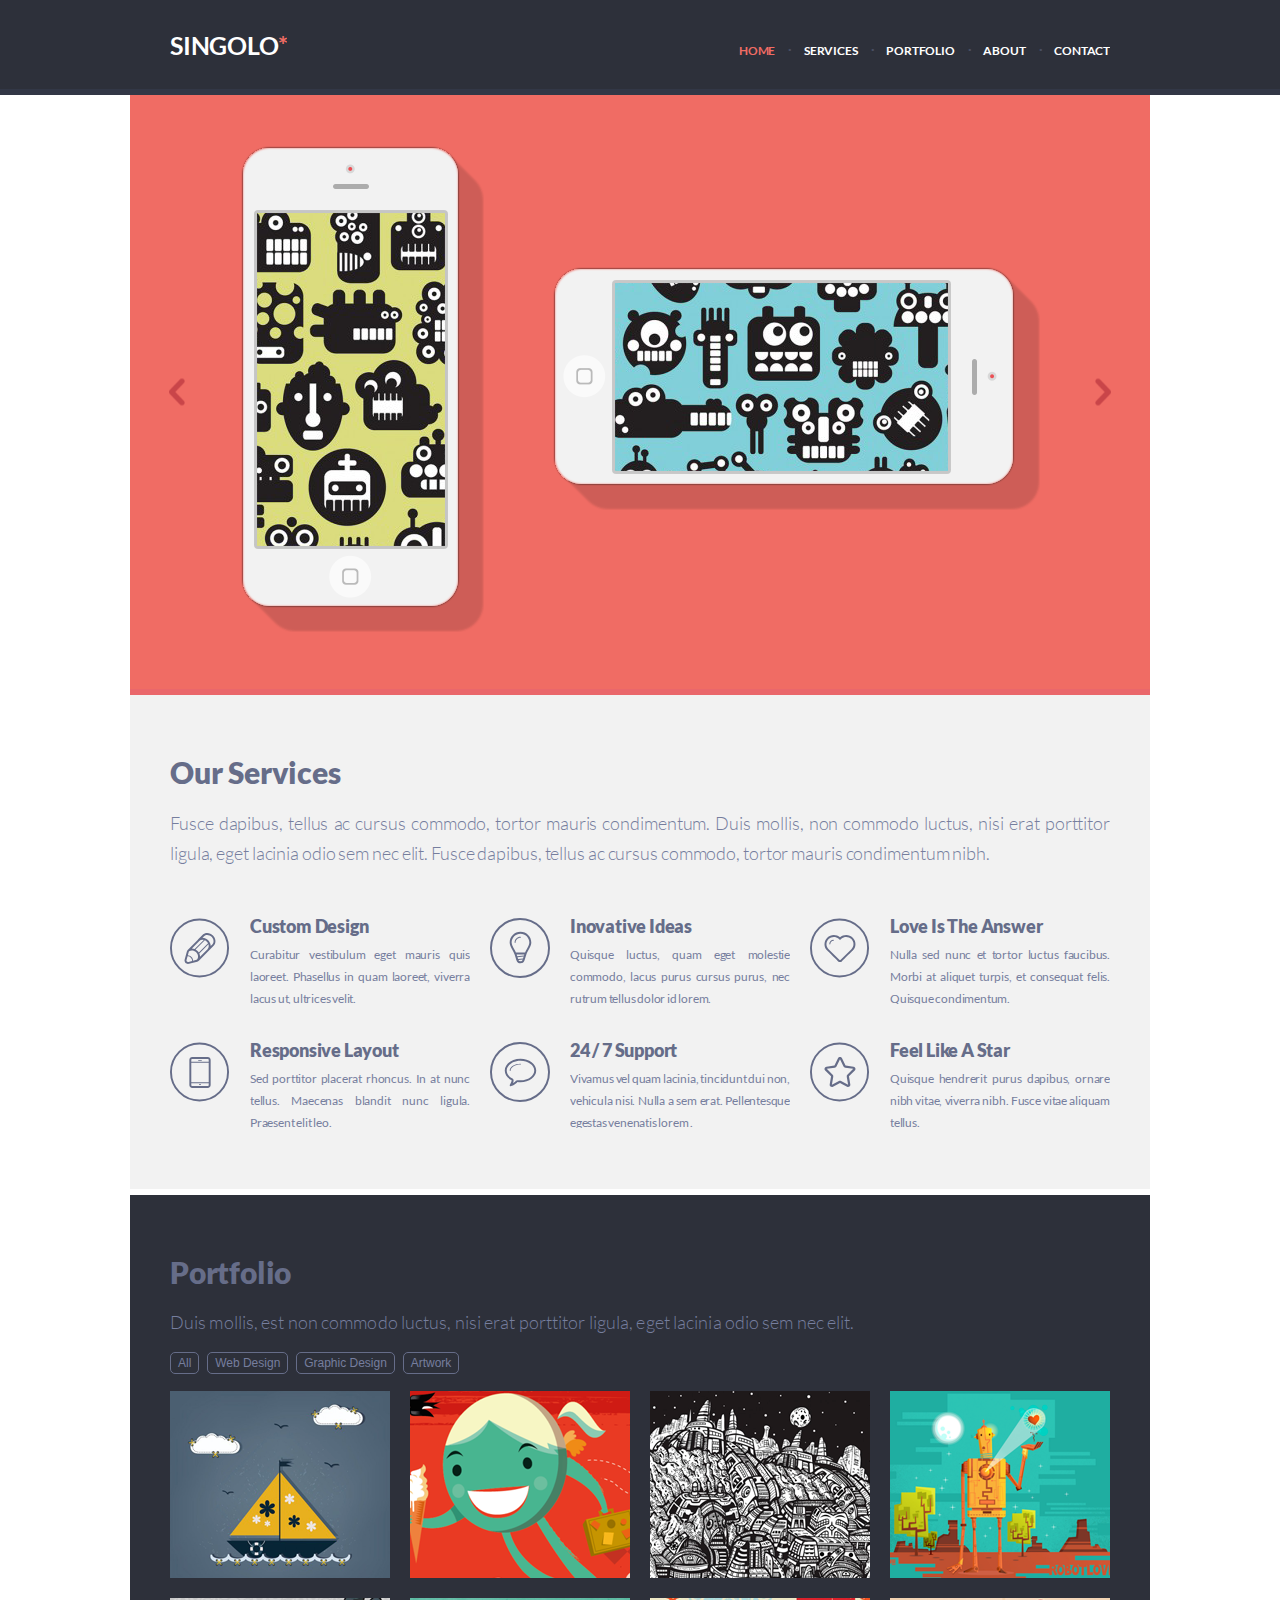
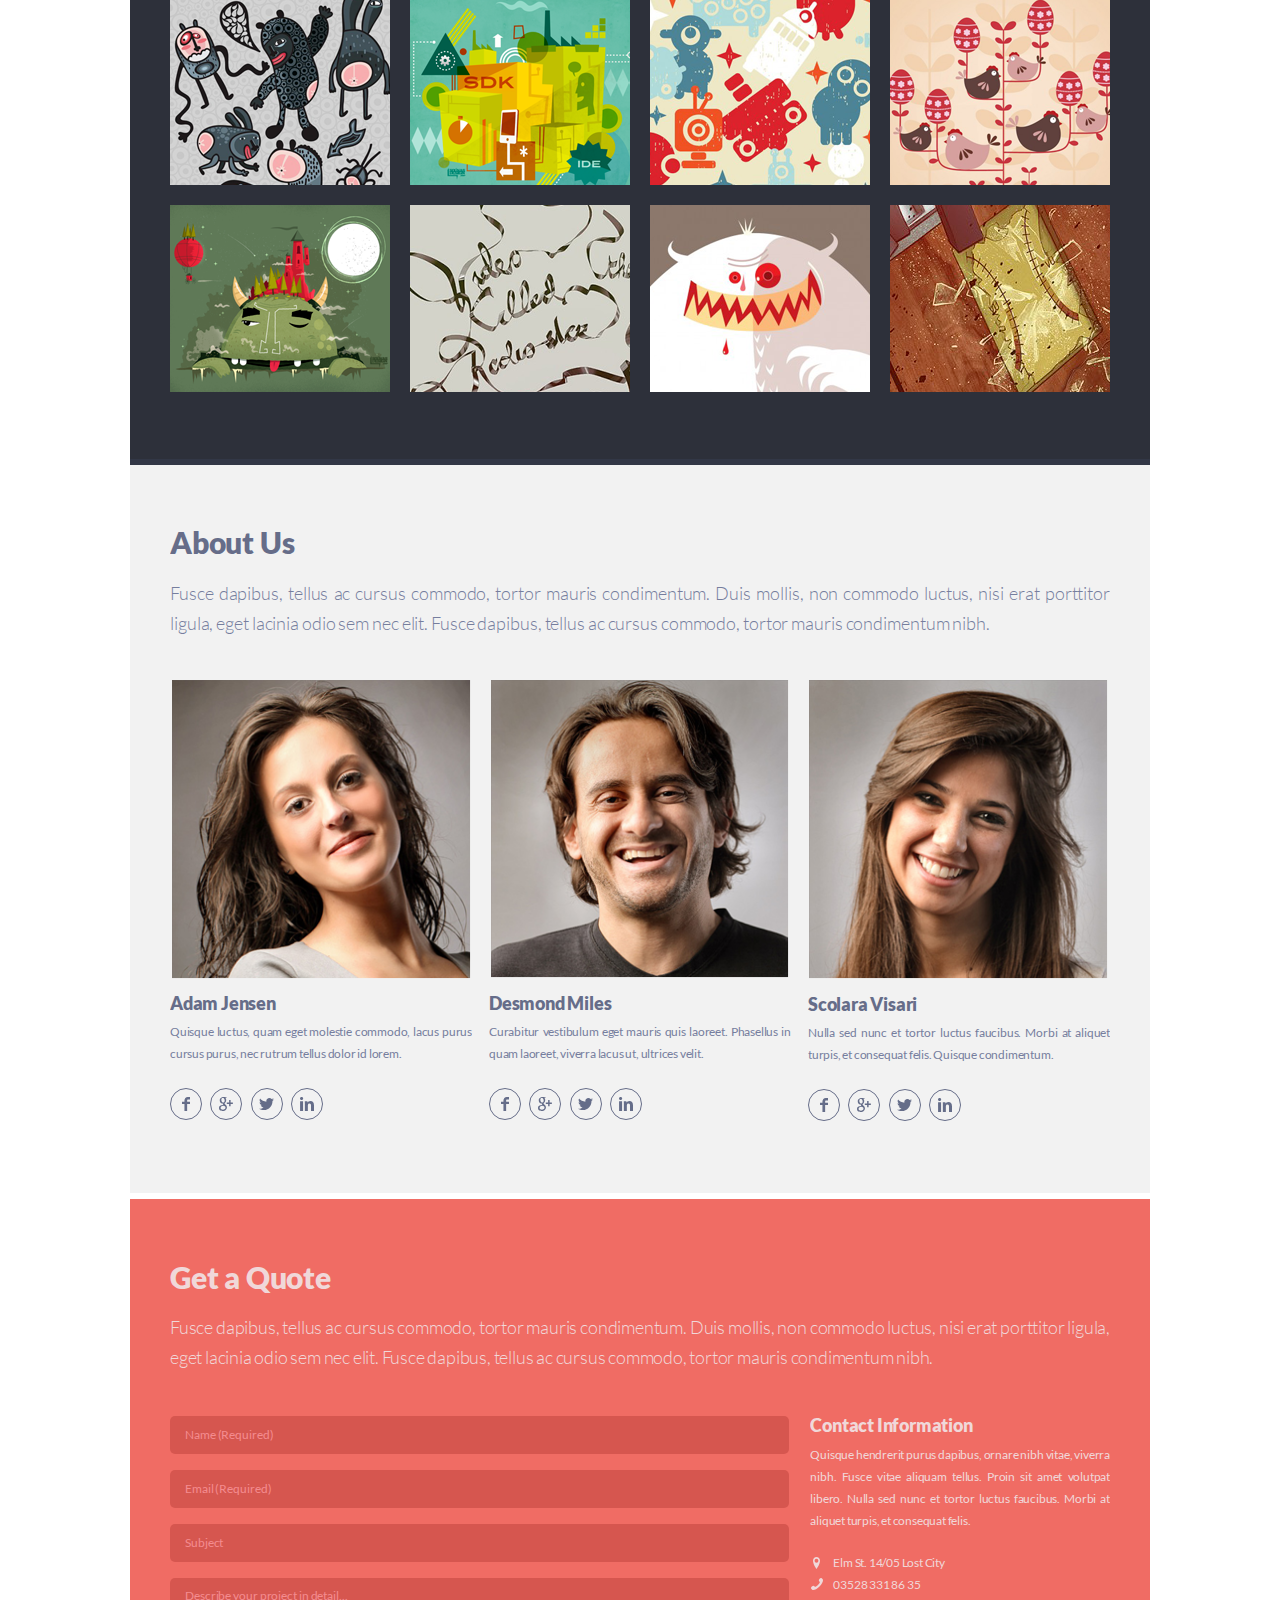
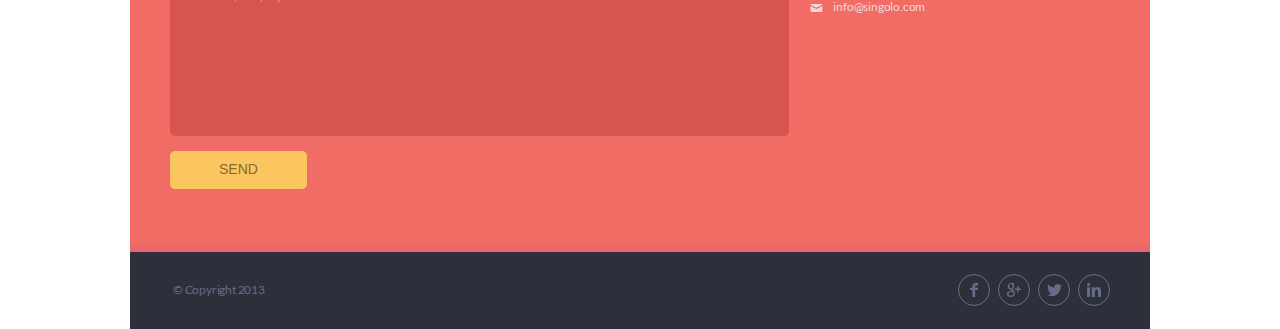
<file: index.html>
<!DOCTYPE html>
<html lang="en">
  <head>
    <meta charset="UTF-8" />
    <meta name="viewport" content="width=device-width, initial-scale=1.0" />
    <link rel="stylesheet" href="style.css" />
    <title>Singolo</title>
  </head>
  <body>
    <header class="header">
      <div class="wrapper layout-2-box">
        <div class="logo">
          <h1 class="logo__header">
            Singolo<span class="logo_colored">*</span>
          </h1>
        </div>
        <img
          src="assets/icons/Burger-menu-icon.svg"
          width="25"
          height="20"
          alt="burger"
          class="burger-icon"
        />
        <nav class="options">
          <ul class="options__menu">
            <li><a href="#slider-section" class="active">home</a></li>
            <li><a href="#services-section">services</a></li>
            <li><a href="#portfolio-section">portfolio</a></li>
            <li><a href="#about-section">about</a></li>
            <li><a href="#contact-section">contact</a></li>
          </ul>
        </nav>
        <div class="blur-background display-none"></div>
      </div>
    </header>

    <section id="slider-section" class="slider">
      <div class="carusel">
        <div class="slides-container">
          <div class="slide active-slide">
            <div class="mobiles">
              <div class="mobile mobile_vertical">
                <img src="./assets/img/iPhoneVertical.png" alt="mobile" />
                <div class="phone-button" id="phone-button-left"></div>
                <div id="black-mirror-left" class="mirror-off"></div>
              </div>
              <div class="mobile mobile_horizontal">
                <img src="./assets/img/iPhoneHorizontal.png" alt="mobile" />
                <div class="phone-button" id="phone-button-right"></div>
                <div id="black-mirror-right" class="mirror-off"></div>
              </div>
            </div>
          </div>
          <div class="slide">
            <img
              id="blue-mobiles"
              src="./assets/img/Slider2.png"
              alt="mobiles"
            />
          </div>
        </div>
        <div class="control control-left"></div>
        <div class="control control-right"></div>
      </div>
    </section>

    <section id="services-section" class="services">
      <div class="wrapper">
        <h2 class="services__header">Our Services</h2>
        <p class="services__description">
          Fusce dapibus, tellus ac cursus commodo, tortor mauris condimentum.
          Duis mollis, non commodo luctus, nisi erat porttitor ligula, eget
          lacinia odio sem nec elit. Fusce dapibus, tellus ac cursus commodo,
          tortor mauris condimentum nibh.
        </p>
        <div class="layout-3-box services_options">
          <div class="services__option">
            <img src="./assets/icons/pen.svg" alt="pen" />
            <div class="option__description">
              <h3>Custom Design</h3>
              <p>
                Curabitur vestibulum eget mauris quis laoreet. Phasellus in quam
                laoreet, viverra lacus ut, ultrices velit.
              </p>
            </div>
          </div>
          <div class="services__option">
            <img src="./assets/icons/lightbulb.svg" alt="bulb" />
            <div class="option__description">
              <h3>Inovative Ideas</h3>
              <p>
                Quisque luctus, quam eget molestie commodo, lacus purus cursus
                purus, nec rutrum tellus dolor id lorem.
              </p>
            </div>
          </div>
          <div class="services__option">
            <img src="./assets/icons/heart.svg" alt="heart" />
            <div class="option__description">
              <h3>Love Is The Answer</h3>
              <p>
                Nulla sed nunc et tortor luctus faucibus. Morbi at aliquet
                turpis, et consequat felis. Quisque condimentum.
              </p>
            </div>
          </div>
          <div class="services__option">
            <img src="./assets/icons/phone.svg" alt="phone" />
            <div class="option__description">
              <h3>Responsive Layout</h3>
              <p>
                Sed porttitor placerat rhoncus. In at nunc tellus. Maecenas
                blandit nunc ligula. Praesent elit leo.
              </p>
            </div>
          </div>
          <div class="services__option">
            <img src="./assets/icons/bubble.svg" alt="bubble" />
            <div class="option__description">
              <h3>24 / 7 Support</h3>
              <p>
                Vivamus vel quam lacinia, tincidunt dui non, vehicula nisi.
                Nulla a sem erat. Pellentesque egestas venenatis lorem .
              </p>
            </div>
          </div>
          <div class="services__option">
            <img src="./assets/icons/star.svg" alt="star" />
            <div class="option__description">
              <h3>Feel Like A Star</h3>
              <p>
                Quisque hendrerit purus dapibus, ornare nibh vitae, viverra
                nibh. Fusce vitae aliquam tellus.
              </p>
            </div>
          </div>
        </div>
      </div>
    </section>
    <section id="portfolio-section" class="portfolio">
      <div class="wrapper">
        <h2 class="portfolio__header">Portfolio</h2>
        <p class="portfolio__description">
          Duis mollis, est non commodo luctus, nisi erat porttitor ligula, eget
          lacinia odio sem nec elit.
        </p>
        <div class="tags-group">
          <ul class="tags-group__list">
            <button>All</button>
            <button>Web design</button>
            <button>Graphic design</button>
            <button>Artwork</button>
          </ul>
        </div>
        <div class="portfolio__examples">
          <img src="assets/img/Project1.png" alt="portfolio example" />
          <img src="assets/img/Project2.png" alt="portfolio example" />
          <img src="assets/img/Project3.png" alt="portfolio example" />
          <img src="assets/img/Project4.png" alt="portfolio example" />

          <img src="assets/img/Project5.png" alt="portfolio example" />
          <img src="assets/img/Project6.png" alt="portfolio example" />
          <img src="assets/img/Project7.png" alt="portfolio example" />
          <img src="assets/img/Project8.png" alt="portfolio example" />

          <img src="assets/img/Project9.png" alt="portfolio example" />
          <img src="assets/img/Project10.png" alt="portfolio example" />
          <img src="assets/img/Project11.png" alt="portfolio example" />
          <img src="assets/img/Project12.png" alt="portfolio example" />
        </div>
      </div>
    </section>
    <section id="about-section" class="about-us">
      <div class="wrapper">
        <h2 class="about-us__header">About Us</h2>
        <p class="about-us__description">
          Fusce dapibus, tellus ac cursus commodo, tortor mauris condimentum.
          Duis mollis, non commodo luctus, nisi erat porttitor ligula, eget
          lacinia odio sem nec elit. Fusce dapibus, tellus ac cursus commodo,
          tortor mauris condimentum nibh.
        </p>

        <div class="about-us__employees">
          <div class="about-us__employee">
            <img src="assets/img/adam.png" alt="employee" />
            <h3>Adam Jensen</h3>
            <p>
              Quisque luctus, quam eget molestie commodo, lacus purus cursus
              purus, nec rutrum tellus dolor id lorem.
            </p>
            <div class="social-media-group">
              <a class="facebook" href="#"></a>
              <a class="google" href="#"></a>
              <a class="twitter" href="#"></a>
              <a class="linkedin" href="#"></a>
            </div>
          </div>
          <div class="about-us__employee">
            <img src="assets/img/desmond.png" alt="employee" />
            <h3>Desmond Miles</h3>
            <p>
              Curabitur vestibulum eget mauris quis laoreet. Phasellus in quam
              laoreet, viverra lacus ut, ultrices velit.
            </p>
            <div class="social-media-group">
              <a class="facebook" href="#"></a>
              <a class="google" href="#"></a>
              <a class="twitter" href="#"></a>
              <a class="linkedin" href="#"></a>
            </div>
          </div>
          <div class="about-us__employee">
            <img src="assets/img/scolara.png" alt="employee" />
            <h3>Scolara Visari</h3>
            <p>
              Nulla sed nunc et tortor luctus faucibus. Morbi at aliquet turpis,
              et consequat felis. Quisque condimentum.
            </p>
            <div class="social-media-group">
              <a class="facebook" href="#"></a>
              <a class="google" href="#"></a>
              <a class="twitter" href="#"></a>
              <a class="linkedin" href="#"></a>
            </div>
          </div>
        </div>
      </div>
    </section>
    <section id="contact-section" class="get-a-quote">
      <div class="wrapper">
        <h2 class="get-a-quote__header">Get a Quote</h2>
        <p class="get-a-quote__decription">
          Fusce dapibus, tellus ac cursus commodo, tortor mauris condimentum.
          Duis mollis, non commodo luctus, nisi erat porttitor ligula, eget
          lacinia odio sem nec elit. Fusce dapibus, tellus ac cursus commodo,
          tortor mauris condimentum nibh.
        </p>
        <div class="get-a-quote__contact">
          <form action="#" class="contact-form" autocomplete="off" id="form">
            <input
              class="contact-form_input"
              type="text"
              id="name"
              placeholder="Name (Required)"
              pattern="[А-Яа-яЁё\sa-zA-Z']{2,50}"
              maxlength="50"
              required
            />
            <input
              class="contact-form_input"
              type="email"
              id="email"
              placeholder="Email (Required)"
              maxlength="70"
              required
            />
            <input
              class="contact-form_input"
              type="text"
              id="subject"
              maxlength="70"
              placeholder="Subject"
            />
            <textarea
              class="contact-form_input"
              rows="10"
              id="message"
              placeholder="Describe your project in detail..."
            ></textarea>
            <input
              class="contact-form_submit contact-form_input"
              type="submit"
              value="SEND"
              id="submit"
            />
          </form>
          <div class="contact__information">
            <h3 class="contact_header">Contact Information</h3>
            <p class="contact_description">
              Quisque hendrerit purus dapibus, ornare nibh vitae, viverra nibh.
              Fusce vitae aliquam tellus. Proin sit amet volutpat libero. Nulla
              sed nunc et tortor luctus faucibus. Morbi at aliquet turpis, et
              consequat felis.
            </p>
            <ul class="contact__methods contact_description">
              <li class="pinup">Elm St. 14/05 Lost City</li>
              <li class="mobile-phone">
                <a href="tel:035283318635">03528 331 86 35</a>
              </li>
              <li class="mail">
                <a href="mailto:info@singolo.com">info@singolo.com</a>
              </li>
            </ul>
          </div>
          <div class="modal">
            <div class="modal-window">
              <p id="modal-window__welcome-message">The letter was sent</p>
              <p id="modal-window__subject">Subject:</p>
              <p id="modal-window__description">Description:</p>
              <button class="modal-window__button" id="modal-window__ok">
                Ok
              </button>
            </div>
          </div>
        </div>
      </div>
    </section>
    <footer class="footer">
      <div class="wrapper">
        <div class="footer-container">
          <h5>© Copyright 2013</h5>
          <div class="social-media-group footer_social-media-group">
            <a class="facebook" href="#"></a>
            <a class="google" href="#"></a>
            <a class="twitter" href="#"></a>
            <a class="linkedin" href="#"></a>
          </div>
        </div>
      </div>
    </footer>
  </body>
  <script src="script.js"></script>
</html>
</file>
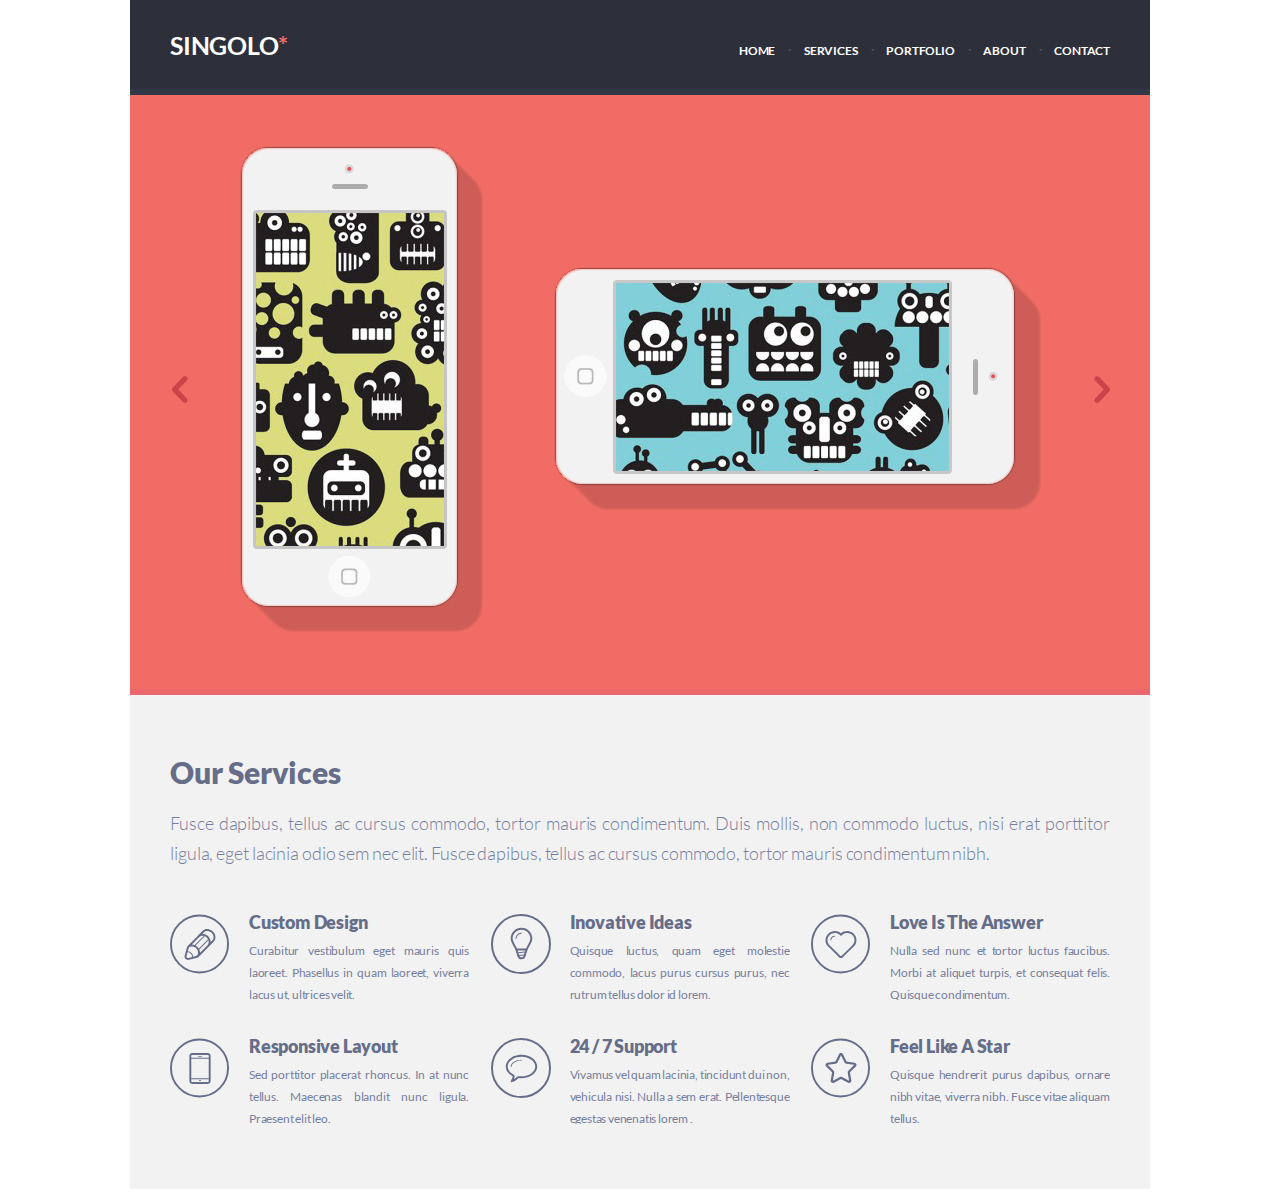
<file: singolo1.html>
<!DOCTYPE html>
<html lang="en">
<head>
    <meta charset="UTF-8">
    <meta name="viewport" content="width=device-width, initial-scale=1.0">
    <link rel="stylesheet" href="singolo1.css">
    <title>Singolo</title>
</head>
<body>
    <header class="header">
        <div class="wrapper layout-2-box">
            <div class="logo">
                <h1 class="logo__header">Singolo<span class="logo_colored">*</span></h1>
            </div>
            <nav class="options">
                <ul class="options__menu">
                    <li><a href="#">home</a></li>
                    <li><a href="#">services</a></li>
                    <li><a href="#">portfolio</a></li>
                    <li><a href="#">about</a></li>
                    <li><a href="#">contact</a></li>
                </ul>
            </nav>
        </div>
    </header>
    <div class="slider">
        <div class="wrapper wrapper_layout-3-box">
            <div class="slider__control control_left"></div>
            <div class="slider__image">
                <div class="mobile mobile_vertical">
                    <img src="./assets/img/iPhoneVertical.png" alt="mobile">
                </div>
                <div class="mobile mobile_horizontal">
                    <img src="./assets/img/iPhoneHorizontal.png" alt="mobile">
                </div>
            </div>
            <div class="slider__control control_right"></div>
        </div>
    </div>
    <section class="services">
        <div class="wrapper">
            <h2>Our Services</h2>
            <p class="services__description">Fusce dapibus, tellus ac cursus commodo, tortor mauris condimentum. Duis mollis, non commodo luctus, nisi erat porttitor ligula, eget lacinia odio sem nec elit. Fusce dapibus, tellus ac cursus commodo, tortor mauris condimentum nibh.</p>
            <div class="layout-3-box services_options">
                <div class="services__option">
                    <img src="./assets/icons/pen.svg" alt="pen">
                    <div class="option__description">
                        <h3>Custom Design</h3>
                        <p>Curabitur vestibulum eget mauris quis laoreet. Phasellus in quam laoreet, viverra lacus ut, ultrices velit.</p>
                    </div>
                </div>
                <div class="services__option">
                    <img src="./assets/icons/lightbulb.svg" alt="bulb">
                    <div class="option__description">
                        <h3>Inovative Ideas</h3>
                        <p>Quisque luctus, quam eget molestie commodo, lacus purus cursus purus, nec rutrum tellus dolor id lorem.</p>
                    </div>
                </div>
                <div class="services__option">
                    <img src="./assets/icons/heart.svg" alt="heart">
                    <div class="option__description">
                        <h3>Love Is The Answer</h3>
                        <p>Nulla sed nunc et tortor luctus faucibus. Morbi at aliquet turpis, et consequat felis. Quisque condimentum.</p>
                    </div>
                </div>
                <div class="services__option">
                    <img src="./assets/icons/phone.svg" alt="phone">
                    <div class="option__description">
                        <h3>Responsive Layout</h3>
                        <p>Sed porttitor placerat rhoncus. In at nunc tellus. Maecenas blandit nunc ligula. Praesent elit leo.</p>
                    </div>
                </div>
                <div class="services__option">
                    <img src="./assets/icons/bubble.svg" alt="bubble">
                    <div class="option__description">
                        <h3>24 / 7 Support</h3>
                        <p>Vivamus vel quam lacinia, tincidunt dui non, vehicula nisi. Nulla a sem erat. Pellentesque egestas venenatis lorem .</p>
                    </div>
                </div>
                <div class="services__option">
                    <img src="./assets/icons/star.svg" alt="star">
                    <div class="option__description">
                        <h3>Feel Like A Star</h3>
                        <p>Quisque hendrerit purus dapibus, ornare nibh vitae, viverra nibh. Fusce vitae aliquam tellus.</p>
                    </div>
                </div>
            </div>
        </div>
    </section>
</body>
</html>
</file>
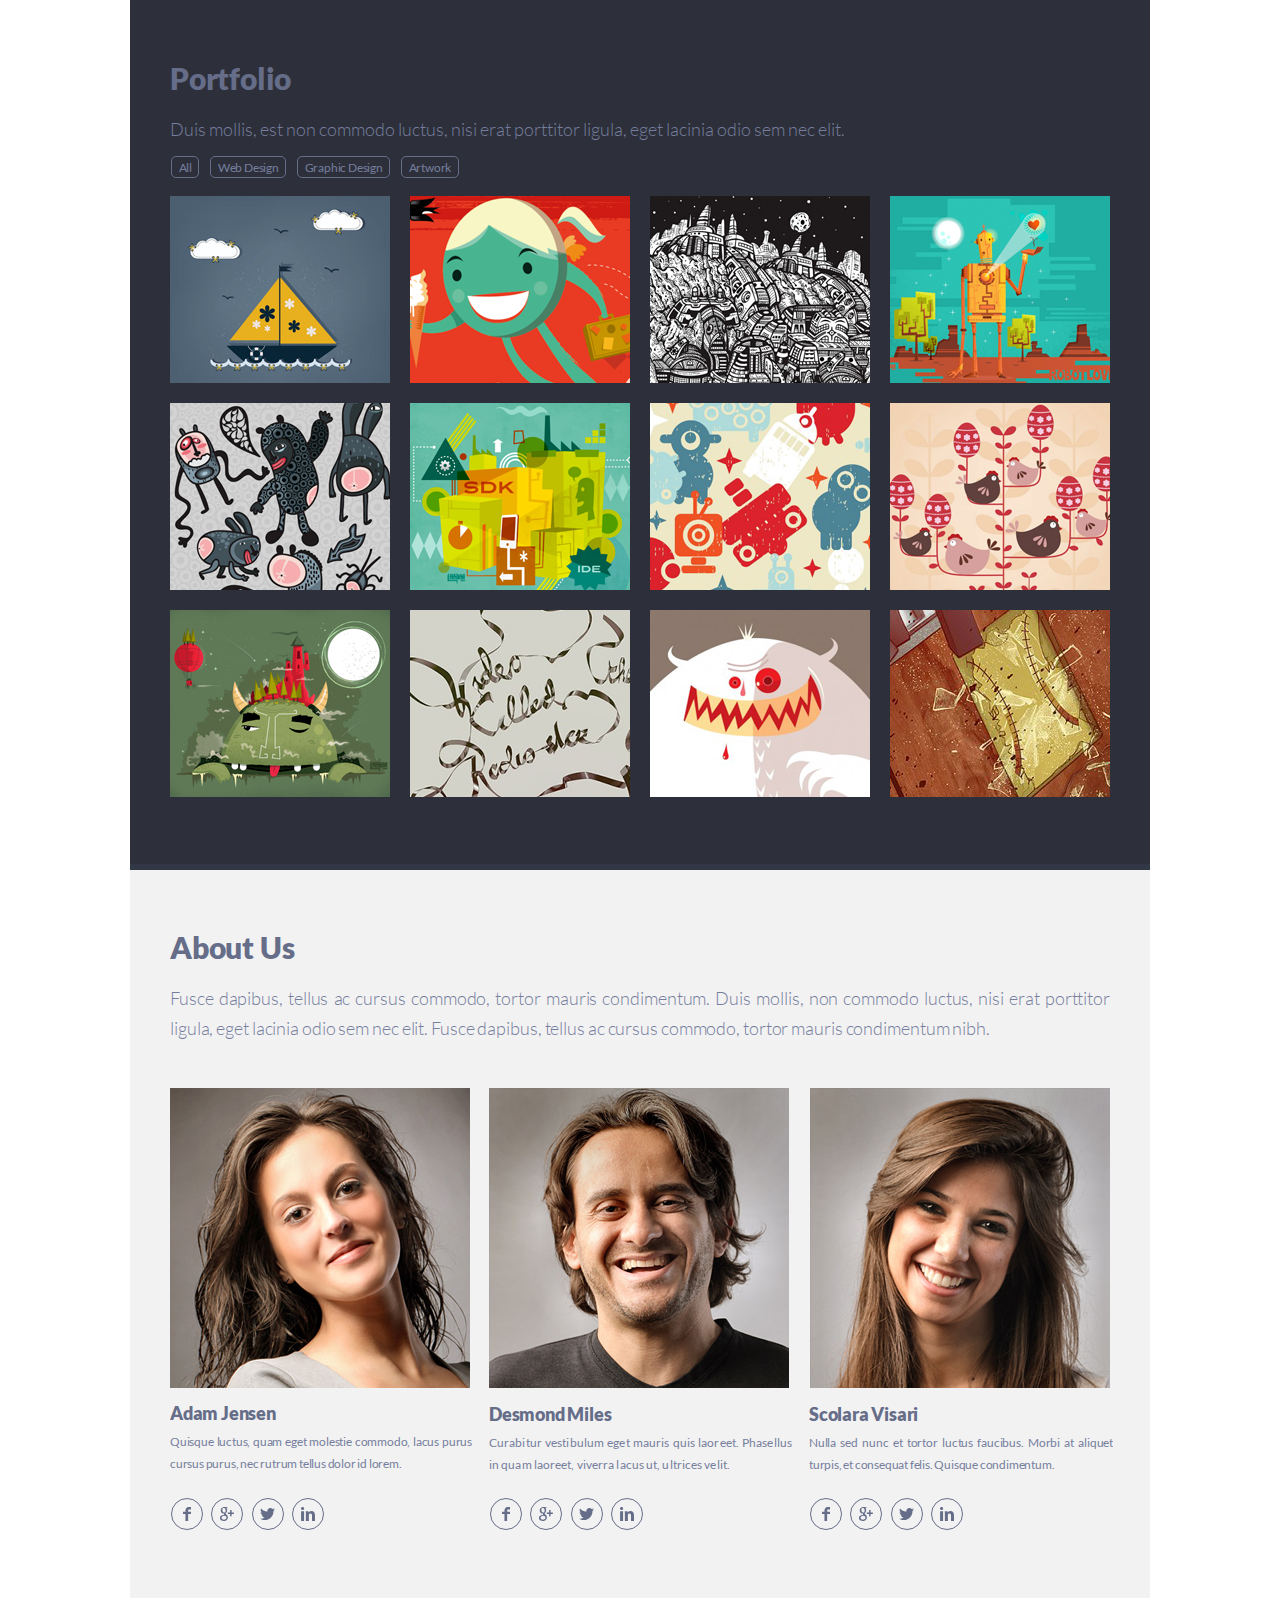
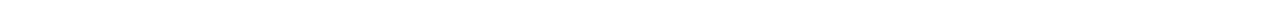
<file: singolo2.html>
<!DOCTYPE html>
<html lang="en">
<head>
    <meta charset="UTF-8">
    <meta name="viewport" content="width=device-width, initial-scale=1.0">
    <link rel="stylesheet" href="singolo2.css">
    <title>Singolo</title>
</head>
<body>
    <section class="portfolio">
        <div class="wrapper">
            <h2 class="portfolio__header">Portfolio</h2>
            <p class="portfolio__description">Duis mollis, est non commodo luctus, nisi erat porttitor ligula, eget lacinia odio sem nec elit.</p>
            <div class="tags-group">
                <ul class="tags-group__list">
                    <li><a href="#">All</a></li>
                    <li><a href="#">Web design</a></li>
                    <li><a href="#">Graphic design</a></li>
                    <li><a href="#">Artwork</a></li>
                </ul>
            </div>
            <div class="portfolio__examples">
                <img src="assets/img/Project1.png" alt="portfolio example">
                <img src="assets/img/Project2.png" alt="portfolio example">
                <img src="assets/img/Project3.png" alt="portfolio example">
                <img src="assets/img/Project4.png" alt="portfolio example">

                <img src="assets/img/Project5.png" alt="portfolio example">
                <img src="assets/img/Project6.png" alt="portfolio example">
                <img src="assets/img/Project7.png" alt="portfolio example">
                <img src="assets/img/Project8.png" alt="portfolio example">

                <img src="assets/img/Project9.png" alt="portfolio example">
                <img src="assets/img/Project10.png" alt="portfolio example">
                <img src="assets/img/Project11.png" alt="portfolio example">
                <img src="assets/img/Project12.png" alt="portfolio example">
            </div>
        </div>
    </section>

    <section class="about-us">
        <div class="wrapper">
            <h2 class="about-us__header">About Us</h2>
            <p class="about-us__description">Fusce dapibus, tellus ac cursus commodo, tortor mauris condimentum.
                Duis mollis, non commodo luctus, nisi erat porttitor ligula, eget lacinia odio sem nec elit.
                Fusce dapibus, tellus ac cursus commodo, tortor mauris condimentum nibh.</p>
            
            <div class="about-us__employees">
                <div class="about-us__employee employee_adam">
                    <img src="assets/img/adam.png" alt="employee">
                    <h3>Adam Jensen</h3>
                    <p>Quisque luctus, quam eget molestie commodo, lacus purus cursus purus, nec rutrum tellus dolor id lorem.</p>
                    <div class="social-media-group">
                        <a class="facebook" href="#"></a>
                        <a class="google" href="#"></a>
                        <a class="twitter" href="#"></a>
                        <a class="linkedin" href="#"></a>
                    </div>
                </div>
                <div class="about-us__employee employee_desmond">
                    <img src="assets/img/desmond.png" alt="employee">
                    <h3>Desmond Miles</h3>
                    <p>Curabitur vestibulum eget mauris quis laoreet. Phasellus in quam laoreet, viverra lacus ut, ultrices velit.</p>
                    <div class="social-media-group">
                        <a class="facebook" href="#"></a>
                        <a class="google" href="#"></a>
                        <a class="twitter" href="#"></a>
                        <a class="linkedin" href="#"></a>
                    </div>
                </div>
                <div class="about-us__employee employee_scolara">
                    <img src="assets/img/scolara.png" alt="employee">
                    <h3>Scolara Visari</h3>
                    <p>Nulla sed nunc et tortor luctus faucibus. Morbi at aliquet turpis, et consequat felis. Quisque condimentum.</p>
                    <div class="social-media-group">
                        <a class="facebook" href="#"></a>
                        <a class="google" href="#"></a>
                        <a class="twitter" href="#"></a>
                        <a class="linkedin" href="#"></a>
                    </div>
                </div>
            </div>
        </div>
    </section>
</body>
</html>
</file>
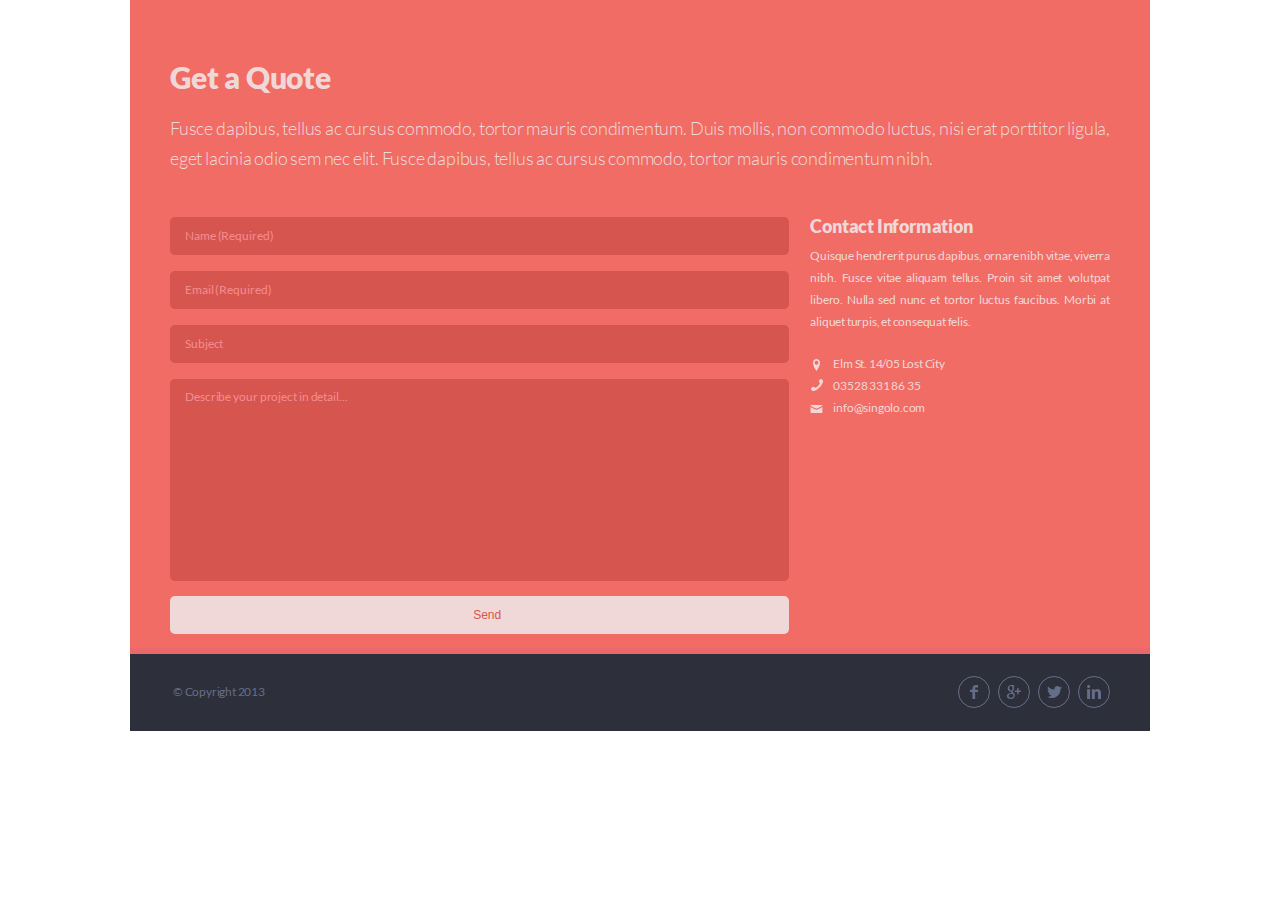
<file: singolo3.html>
<!DOCTYPE html>
<html lang="en">
<head>
    <meta charset="UTF-8">
    <meta name="viewport" content="width=device-width, initial-scale=1.0">
    <link rel="stylesheet" href="singolo3.css">
    <title>Singolo</title>
</head>
<body>
    <section class="get-a-quote">
        <div class="wrapper">
            <h2 class="get-a-quote__header">Get a Quote</h2>
            <p class="get-a-quote__decription">Fusce dapibus, tellus ac cursus commodo, tortor mauris condimentum. Duis mollis, non commodo luctus,
                nisi erat porttitor ligula, eget lacinia odio sem nec elit. Fusce dapibus, tellus ac cursus commodo, tortor mauris condimentum nibh.
            </p>
            <div class="get-a-quote__contact">
                <form action="#" class="contact-form" autocomplete="off" >
                    <input class="contact-form_input" type="text" id="name" placeholder="Name (Required)" pattern="[А-Яа-яЁё\sa-zA-Z']{2,35}" required>
                    <input class="contact-form_input" type="email" id="email" placeholder="Email (Required)" required>
                    <input class="contact-form_input" type="text" id="subject" placeholder="Subject">
                    <textarea class="contact-form_input" rows="10" id="message" placeholder="Describe your project in detail..."></textarea>
                    <input class="contact-form_submit contact-form_input" type="submit" value="Send" id="submit">
                </form>
                <div class="contact__information">
                    <h3 class="contact_header">Contact Information</h3>
                    <p class="contact_description">Quisque hendrerit purus dapibus, ornare nibh vitae, viverra nibh. Fusce vitae aliquam tellus. Proin sit amet volutpat libero.
                        Nulla sed nunc et tortor luctus faucibus. Morbi at aliquet turpis, et consequat felis.
                    </p>
                    <ul class="contact__methods contact_description">
                        <li class="pinup">Elm St. 14/05 Lost City</li>
                        <li class="mobile-phone"><a href="tel:035283318635">03528 331 86 35</a></li>
                        <li class="mail"><a href="mailto:info@singolo.com">info@singolo.com</a></li>
                    </ul>
                </div>
            </div>
        </div>
    </section>
    <footer class="footer">
        <div class="wrapper">
            <div class="footer-container">
                <h5>© Copyright 2013</h5>
                <div class="social-media-group footer_social-media-group">
                    <a class="facebook" href="#"></a>
                    <a class="google" href="#"></a>
                    <a class="twitter" href="#"></a>
                    <a class="linkedin" href="#"></a>
                </div>
            </div>
        </div>
    </footer>
</body>
</html>
</file>
<file: style.css>
@import url("fonts.css");

/******************basic******************/

* {
  margin: 0;
  padding: 0;
}

html {
  font-size: 10px;
  font-family: "Lato", Helvetica, sans-serif;
  scroll-behavior: smooth;
}

body {
  margin: 0 auto;
  font-size: 1.6rem;
  letter-spacing: -0.02rem;
  scroll-behavior: smooth;
  padding-top: 95px;
}

.wrapper {
  max-width: 940px;
  box-sizing: border-box;
  margin: 0 auto;
}

@media screen and (max-width: 1019px) {
  .wrapper {
    margin: 0 40px;
  }
}

@media screen and (max-width: 767px) {
  .wrapper {
    margin: 0 30px;
  }
}

h2 {
  font-size: 3rem;
  color: #666d89;
  font-weight: 900;
  padding-top: 59px;
  max-height: 35px;
  overflow: hidden;
}

h3 {
  font-size: 1.8rem;
  color: #666d89;
  font-weight: 900;
  max-height: 23px;
  overflow: hidden;
}

h5 {
  color: #666d89;
  font-size: 1.2rem;
  font-weight: 400;
  max-height: 15px;
  overflow: hidden;
  margin-top: -1px;
}

/******************header******************/

.header {
  height: 89px;
  border-bottom: 6px solid #323746;
  background-color: #2d303a;
  text-transform: uppercase;
  display: flex;
  align-items: center;
  font-weight: 700;
  width: 100%;
  margin: 0 auto;
  position: fixed;
  top: 0;
  z-index: 100;
}

.layout-2-box {
  display: flex;
  justify-content: space-between;
  align-items: baseline;
  width: 100%;
}

.logo__header {
  color: #ffffff;
  font-size: 2.5rem;
  overflow: hidden;
  max-height: 3rem;
  max-width: 560px;
}

.logo_colored {
  color: #f06c64;
}

.options__menu {
  display: flex;
  list-style-type: none;
  justify-content: space-between;
  width: 371px;
  overflow: hidden;
  max-height: 2rem;
}

.options__menu li + li::before {
  content: ".";
  color: #494e62;
  position: relative;
  top: -0.4rem;
  left: -1.2rem;
}

.options__menu li a {
  text-decoration: none;
  font-size: 1.2rem;
  font-weight: 700;
  color: #ffffff;
  transition: 0.2s all;
}

.options__menu li a:hover {
  color: #f06c64;
}

.options__menu li a.active {
  color: #f06c64;
}

.burger-icon {
  display: none;
  transition: all 0.3s ease;
}

.blur-background {
  position: absolute;
  height: 100vh;
  width: 100vw;
  top: 0;
  left: 0;
  background: #2d303a;
  opacity: 0.6;
}

.display-none {
  display: none;
}

@media screen and (max-width: 767px) {
  .options {
    display: none;
  }

  .options__menu li a:hover {
    color: #ffffff;
  }

  .burger-icon {
    display: block;
    position: absolute;
    top: 26px;
    left: 20px;
  }

  .logo {
    margin: 0 auto;
    z-index: 11;
  }

  .header {
    height: 71px;
    border: none;
  }

  .logo__header {
    font-size: 1.9rem;
    line-height: 2.4rem;
  }

  body {
    padding-top: 71px;
  }
}

/*for burger menu*/
.menu-mobile {
  display: block;
  position: fixed;
  width: 278px;
  height: 100%;
  left: 0;
  top: 0;
  background: #2d303a;
  box-shadow: 0px -40px 20px rgba(0, 0, 0, 0.4);
  z-index: 5;
}

.menu-mobile .options__menu {
  top: 232px;
  left: 71px;
  position: relative;
  flex-direction: column;
  height: 260px;
  max-height: unset;
}

.menu-mobile .options__menu li a {
  font-size: 2.4rem;
  line-height: 2.9rem;
}

.logo-mobile {
  left: 71px;
  position: fixed;
  top: 24px;
}

.burger-open {
  transform: rotate(90deg);
  z-index: 10;
}

/******************slider******************/

.slider {
  min-height: 594px;
  height: 1px;
  background-color: #f06c64;
  max-width: 1020px;
  width: 100%;
  margin: 0 auto;
  border-bottom: 6px solid #ea676b;
  position: relative;
}

.mobile {
  display: inline-block;
}

.mobile_vertical {
  position: relative;
  top: 51px;
  left: -33px;
}

.mobile_horizontal {
  position: relative;
  top: -71px;
  right: -34px;
}

.wrapper_layout-3-box {
  display: flex;
  justify-content: space-between;
  align-items: center;
}

.control {
  position: absolute;
  width: 16px;
  height: 27px;
  cursor: pointer;
  top: 50%;
}

.control-left {
  left: 39px;
  background: url("./assets/icons/chev.png");
  background-repeat: no-repeat;
  transform: translateY(-50%);
}

.control-right {
  right: 39px;
  background: url("./assets/icons/chev.png");
  transform: translateY(-50%) rotate(180deg);
  background-repeat: no-repeat;
}

.control:hover {
  transition: all 0.2s ease;
}

.control-left:hover {
  background: url("./assets/icons/chevHover.png");
  background-repeat: no-repeat;
}

.control-right:hover {
  background: url("./assets/icons/chevHover.png");
  background-repeat: no-repeat;
  transform: translateY(-50%) rotate(180deg);
}

#black-mirror-left,
#black-mirror-right {
  position: absolute;
  background-color: black;
  opacity: 0;
  transition: opacity 0.2s ease-out;
}

#black-mirror-left.mirror-on,
#black-mirror-right.mirror-on {
  opacity: 1;
}

.phone-button {
  position: absolute;
  background-color: #0000;
  width: 42px;
  height: 42px;
  border-radius: 50%;
  cursor: pointer;
}

#phone-button-left {
  top: 409px;
  left: 88px;
}

#phone-button-right {
  top: 88px;
  left: 10px;
}

#black-mirror-left {
  width: 188px;
  height: 333px;
  top: 67px;
  left: 16px;
}

#black-mirror-right {
  width: 333px;
  height: 188px;
  top: 16px;
  left: 62px;
}

.slide img {
  width: 100%;
}

.mobiles {
  margin: 0 auto;
  width: fit-content;
}

#blue-mobiles {
  height: 100%;
  width: auto;
  margin: 0 auto;
  display: block;
}

@media screen and (max-width: 1019px) {
  .slider {
    min-height: 446px;
  }

  .control-left {
    left: 30px;
  }

  .control-right {
    right: 28px;
  }

  .mobile_vertical {
    width: 182px;
    top: 40px;
    left: -26px;
  }

  .mobile_horizontal {
    width: 366px;
    top: -50px;
    right: -26px;
  }

  #black-mirror-left {
    width: 141px;
    height: 250px;
    top: 50px;
    left: 12px;
  }

  #black-mirror-right {
    width: 251px;
    height: 142px;
    top: 12px;
    left: 46px;
  }
  .phone-button {
    width: 32px;
    height: 32px;
  }

  #phone-button-left {
    top: 307px;
    left: 67px;
  }

  #phone-button-right {
    top: 66px;
    left: 8px;
  }
}

@media screen and (max-width: 767px) {
  .control-left {
    left: 9px;
  }

  .control-right {
    right: 9px;
  }

  .slider {
    min-height: 214px;
  }

  .mobile_vertical {
    left: -13px;
    top: 20px;
    width: 89px;
  }

  .mobile_horizontal {
    width: 178px;
    top: -24px;
    right: -11px;
  }

  #black-mirror-left {
    width: 69px;
    height: 123px;
    top: 24px;
    left: 6px;
  }

  #black-mirror-right {
    width: 122px;
    height: 69px;
    top: 6px;
    left: 22px;
  }
  .phone-button {
    width: 15px;
    height: 15px;
  }

  #phone-button-left {
    top: 150px;
    left: 32px;
  }

  #phone-button-right {
    top: 32px;
    left: 4px;
  }
}

/******************slider-animation******************/

.carusel {
  position: relative;
  user-select: none;
  height: 100%;
}

/*------------------слайды------------------*/

.slides-container {
  width: 100%;
  position: relative;
  overflow: hidden;
  height: 100%;
}

.slide {
  display: none;
  position: absolute;
  width: 100%;
  height: 100%;
}

.active-slide {
  display: block;
}

.image-inside {
  display: block;
  margin: 0 auto;
}

.next-slide {
  display: block;
}

/*------------------анимация------------------*/

@keyframes show-from-right {
  from {
    left: 100%;
  }
  to {
    left: 0;
  }
}

@keyframes hide-to-right {
  from {
    left: 0;
  }
  to {
    left: 100%;
  }
}

@keyframes show-from-left {
  from {
    left: -100%;
  }
  to {
    left: 0;
  }
}

@keyframes hide-to-left {
  from {
    left: 0;
  }
  to {
    left: -100%;
  }
}

.show-from-right {
  animation: show-from-right 0.6s;
}

.hide-to-right {
  animation: hide-to-right 0.6s;
}

.show-from-left {
  animation: show-from-left 0.6s;
}

.hide-to-left {
  animation: hide-to-left 0.6s;
}

/******************services******************/

.services {
  background-color: #f2f2f2;
  max-width: 1020px;
  width: 100%;
  margin: 0 auto;
  border-bottom: 6px solid #ffffff;
}

p {
  font-size: 1.2rem;
  color: #767e9e;
  line-height: 2.2rem;
  padding-top: 7px;
  text-align: justify;
  overflow: hidden;
  font-weight: 400;
}

p.services__description {
  font-size: 1.8rem;
  font-weight: 300;
  padding-top: 19px;
  line-height: 30px;
  letter-spacing: -0.01rem;
}

.layout-3-box {
  display: flex;
  flex-direction: row;
  justify-content: space-between;
  flex-wrap: wrap;
}

.services_options {
  padding-top: 47px;
  padding-bottom: 26px;
}

h2.portfolio__header {
  padding-top: 59px;
}

.services__option {
  display: flex;
  justify-content: space-between;
  height: 86px;
  width: 300px;
  padding: 0 0 38px;
}

.option__description {
  width: 220px;
}

.services__option img {
  width: 60px;
  height: 60px;
  padding-top: 3px;
}

.services__option p {
  max-height: 60px;
}

@media screen and (max-width: 1019px) {
  h2.services__header {
    padding-top: 40px;
  }

  .services_options {
    padding: 35px 34px 17px 0;
  }

  .services__option {
    padding-bottom: 58px;
  }
}

@media screen and (max-width: 767px) {
  .services_options {
    padding: 26px 14px 26px 0;
  }

  p.services__description {
    letter-spacing: 0.01rem;
  }

  h2.services__header {
    padding-top: 26px;
  }

  .services__option {
    padding-bottom: 34px;
    width: 100%;
    max-width: 315px;
  }

  .services__option {
    display: flex;
    justify-content: space-between;
    height: 86px;
    padding: 0 0 34px;
  }

  .services_options :last-child {
    padding-bottom: 0;
  }
  .layout-3-box {
    align-items: center;
    flex-direction: column;
  }
}

@media screen and (max-width: 370px) {
  .option__description {
    width: 100%;
    padding-left: 20px;
  }
}

/******************portfolio******************/

.portfolio {
  background-color: #2d303a;
  max-width: 1020px;
  width: 100%;
  margin: 0 auto;
  border-bottom: 6px solid #323746;
  padding-bottom: 67px;
}

p.portfolio__description {
  font-size: 1.8rem;
  font-weight: 300;
  padding: 18px 0 14px 0;
  line-height: 30px;
  letter-spacing: 0.1px;
}

.tags-group__list li {
  list-style-type: none;
  display: inline-block;
}

.tags-group__list button {
  font-size: 1.2rem;
  color: #767e9e;
  background-color: #0000;
  font-weight: 400;
  border: 1px solid #666d89;
  border-radius: 5px;
  padding: 2.7px 7px;
  cursor: pointer;
  margin-right: 5px;
  text-transform: capitalize;
  transition: all 0.3s;
}

button:active,
button:focus {
  outline: none;
}

.tags-group__list button:hover {
  color: #dedede;
  border: 1px solid #c5c5c5;
}

button.active-tag {
  color: #dedede;
  border: 1px solid #c5c5c5;
}

.portfolio__examples {
  display: grid;
  overflow: hidden;
  grid-template-columns: 1fr 1fr 1fr 1fr;
  grid-template-rows: 1fr 1fr 1fr;
  grid-gap: 20px;
  overflow: hidden;
  margin-top: 17px;
  max-height: 601px;
}

.portfolio__examples img {
  width: 100%;
  height: 187px;
  box-sizing: border-box;
  transition: border 0.1s ease-in;
  border: 0 solid #f06c64;
}

img.img-selected {
  border: 5px solid #f06c64;
}

@media screen and (max-width: 1019px) {
  .portfolio {
    padding-bottom: 65px;
  }

  .portfolio__examples {
    grid-template-columns: 1fr 1fr 1fr;
    grid-template-rows: 1fr 1fr 1fr 1fr;
    max-height: calc(4 * 24vw + 3 * 20px);
    margin-top: 26px;
  }

  .portfolio__examples img {
    height: 24vw;
  }
}

@media screen and (max-width: 767px) {
  .portfolio {
    padding-bottom: 38px;
  }

  h2.portfolio__header {
    padding-top: 43px;
  }

  .portfolio__examples {
    grid-template-columns: 1fr 1fr;
    grid-gap: 13px;
    max-height: calc(4 * 34vw + 3 * 13px);
  }

  .portfolio__examples img {
    height: 34vw;
  }
}

@media screen and (max-width: 370px) {
  .tags-group__list button {
    margin: 3px;
  }
}

/******************about-us******************/
.about-us {
  background-color: #f2f2f2;
  max-width: 1020px;
  width: 100%;
  margin: 0 auto;
  border-bottom: 6px solid #ffffff;
}

.about-us__employees {
  display: grid;
  grid-gap: 17px;
  grid-template-columns: 1fr 1fr 1fr;
  padding: 41px 0 69px;
}

p.about-us__description {
  font-size: 1.8rem;
  font-weight: 300;
  padding-top: 19px;
  line-height: 30px;
  letter-spacing: -0.01rem;
}

.about-us__employee h3 {
  margin-top: 9px;
}

.about-us__employee p {
  max-height: 4.5rem;
}

.about-us__employee > img {
  width: 100%;
}

.social-media-group a {
  display: inline-block;
  width: 30px;
  height: 30px;
  border: 1px solid #666d89;
  border-radius: 50%;
  background-position: center;
  margin-right: 5.5px;
}

.social-media-group {
  margin-top: 23px;
}

@media screen and (max-width: 1019px) {
  .about-us__employees {
    grid-gap: 1.8%;
  }

  h2.about-us__header {
    padding-top: 52px;
  }

  .about-us__employees {
    padding: 37px 0 65px;
  }

  .about-us__employee h3 {
    margin-top: 7px;
  }

  .about-us__employee p {
    max-height: 6.5rem;
    padding-top: 0px;
  }

  .social-media-group {
    margin-top: 12px;
  }
}

@media screen and (max-width: 767px) {
  h2.about-us__header {
    padding-top: 33px;
  }

  .about-us__employee h3 {
    margin-top: 14px;
  }

  p.about-us__description {
    letter-spacing: 0.01rem;
  }

  .about-us__employees {
    padding: 23px 0 93px;
    grid-gap: 2.2%;
    grid-template-rows: 1fr 1fr 1fr;
    grid-template-columns: none;
  }
}

.facebook {
  background: url("assets/icons/facebook.svg") no-repeat;
  background-size: auto 14px;
}

.google {
  background: url("assets/icons/google.svg") no-repeat;
  background-size: auto 14px;
}

.twitter {
  background: url("assets/icons/twitter.svg") no-repeat;
  background-size: auto 12px;
}

.linkedin {
  background: url("assets/icons/linkedin.svg") no-repeat;
  background-size: auto 14px;
}

.social-media-group a:hover {
  background-position: center;
  transition: 0.4s;
}

.facebook:hover {
  background: url("assets/icons/facebookHover.svg") no-repeat;
  background-size: auto 14px;
}

.google:hover {
  background: url("assets/icons/googleHover.svg") no-repeat;
  background-size: auto 14px;
}

.twitter:hover {
  background: url("assets/icons/twitterHover.svg") no-repeat;
  background-size: auto 12px;
}

.linkedin:hover {
  background: url("assets/icons/linkedinHover.svg") no-repeat;
  background-size: auto 14px;
}

/******************get-a-quote******************/

.get-a-quote {
  background-color: #f06c64;
  border-bottom: 6px solid #ea676b;
  max-width: 1020px;
  width: 100%;
  margin: 0 auto;
}

h2.get-a-quote__header {
  color: #f0d8d9;
  padding-top: 60px;
}

p.get-a-quote__decription {
  font-size: 1.8rem;
  color: #f0d8d9;
  font-weight: 300;
  line-height: 3rem;
  text-align: justify;
  overflow: hidden;
  padding-top: 18px;
}

.get-a-quote__contact {
  display: grid;
  grid-template-columns: 2fr 1fr;
  grid-gap: 11px;
  padding: 44px 0 57px;
}

.contact-form_input {
  border-radius: 5px;
  background-color: #d6564f;
  border: none;
  font-size: 1.2rem;
  color: #f48c8f;
  font-weight: 400;
  padding: 0 15px;
}

.contact-form_input::placeholder {
  font-size: 1.2rem;
  color: #f48c8f;
  font-weight: 400;
  font-family: "Lato", Helvetica, sans-serif;
  letter-spacing: -0.01rem;
}

.contact-form {
  display: grid;
  grid-gap: 15px;
}

.contact-form input {
  height: 38px;
}

.contact-form input:nth-child(3) {
  margin-top: 1px;
}

.contact-form textarea {
  height: 148px;
  margin-top: 1px;
  resize: none;
  padding-top: 10px;
}

.contact-form_submit {
  background: #fbc65f;
  color: #886a30;
  cursor: pointer;
  padding: 0px 49px;
  width: fit-content;
  font-size: 14px;
  line-height: 17px;
}

.contact-form_input[type="email"] {
  margin-top: 1px;
}

.contact__information {
  margin-left: 10px;
}

h3.contact_header {
  font-size: 1.8rem;
  line-height: 1.8rem;
  color: #f0d8d9;
  font-weight: 900;
}

.contact_description {
  font-size: 1.2rem;
  line-height: 2.2rem;
  color: #f0d8d9;
  font-weight: 400;
  margin-top: 3px;
  text-align: justify;
}

.contact__methods {
  margin-top: 20px;
}

.contact__methods * {
  list-style-type: none;
  text-decoration: none;
  color: #f0d8d9;
}

.contact__methods li {
  padding-left: 23px;
}

@media screen and (max-width: 1019px) {
  h2.get-a-quote__header {
    padding-top: 53px;
  }

  .get-a-quote__contact {
    grid-gap: 27px;
    padding: 25px 0 44px;
  }

  .contact-form {
    grid-gap: 11px;
  }

  .contact-form_input:not(.contact-form_submit) {
    padding: 0 10px;
  }

  .contact-form textarea.contact-form_input {
    height: 151px;
    padding-top: 10px;
  }
}

@media screen and (max-width: 767px) {
  h2.get-a-quote__header {
    padding-top: 44px;
  }
  p.get-a-quote__decription {
    letter-spacing: 0.01rem;
  }
  .get-a-quote__contact {
    grid-template-columns: 1fr;
    padding: 24px 0 34px;
    grid-gap: 20px;
  }

  .contact_description {
    padding-top: 0;
  }

  .contact-form_input {
    padding: 0 5px;
  }
  .contact-form_submit {
    width: 100%;
  }

  .contact__information {
    margin-left: 0;
    padding-top: 15px;
  }

  .contact__methods {
    margin-top: 10px;
  }

  .contact__methods li {
    margin-top: 3px;
  }

  input.contact-form_submit {
    height: 50px;
  }
}

.pinup {
  background: url("assets/icons/pinup.svg") no-repeat;
  background-size: auto 12px;
  background-position: 2.5px 5.5px;
}

.mobile-phone {
  background: url("assets/icons/mobilephone.svg") no-repeat;
  background-size: auto 12px;
  background-position: 0.5px 4.2px;
}

.mail {
  background: url("assets/icons/mail.svg") no-repeat;
  background-size: 15px 8px;
  background-position: -1px 8px;
}

/******************footer******************/

.footer {
  height: 77px;
  background-color: #2d303a;
  width: 100%;
  max-width: 1020px;
  margin: 0 auto;
}

.footer-container {
  display: flex;
  align-items: center;
  justify-content: space-between;
  padding-top: 22px;
  margin-left: 3px;
}

.footer_social-media-group {
  display: flex;
  width: 152px;
  justify-content: space-between;
  margin-top: 0;
  margin-left: 0;
}

.footer_social-media-group a {
  margin: 0;
}

@media screen and (max-width: 767px) {
  .footer-container h5 {
    display: none;
  }

  .footer_social-media-group {
    margin: 0 auto;
  }
}

/******************modal******************/

.modal {
  height: 100vh;
  width: 100vw;
  background-color: rgba(0, 0, 0, 0.8);
  position: fixed;
  top: 0;
  left: 0;
  z-index: 100;
  display: flex;
  align-items: center;
  justify-content: center;
  visibility: hidden;
  opacity: 0;
  transition: all 0.2s;
}

.modal-window {
  display: flex;
  background-color: #f2f2f2;
  min-width: 300px;
  max-width: 30%;
  min-height: 144px;
  box-sizing: border-box;
  max-height: 90%;
  flex-direction: column;
  padding: 10px;
  box-sizing: border-box;
  border-radius: 8px;
  word-break: break-all;
}

#modal-window__welcome-message,
#modal-window__subject {
  min-height: fit-content;
}

.modal-window__button {
  color: #f0d8d9;
  background-color: #767e9e;
  cursor: pointer;
  margin-top: 7px;
  padding: 4px;
  border: none;
  line-height: 2.2rem;
  border-radius: 5px;
  transition: all 0.2s;
}

#modal-window__description {
  overflow: overlay;
}

.modal-window__button:hover {
  background-color: #f0d8d9;
  color: #767e9e;
}

.visible {
  opacity: 1;
}
</file>
<file: singolo1.css>
@import url("fonts.css");

* {
    margin: 0;
    padding: 0;
}

html {
    font-size: 10px;
    font-family: 'Lato', Helvetica, sans-serif;
}

body {
    margin: 0 auto;
    font-size: 1.6rem;
    letter-spacing: -0.02rem;
}

.wrapper {
    width: 940px;
    margin: 0 auto;
}

.header {
    height: 89px;
    border-bottom: 6px solid #323746;
    background-color: #2d303a;
    text-transform: uppercase;
    display: flex;
    align-items: center;
    font-weight: 700;
    width: 1020px;
    margin: 0 auto;
}

.layout-2-box {
    display: flex;
    justify-content: space-between;
    align-items: baseline;
}

.logo__header {
    color: #ffffff;
    font-size: 2.5rem;
}

.logo_colored {
    color: #f06c64;
}

.options__menu {
    display: flex;
    list-style-type: none;
    justify-content: space-between;
    width: 371px;
}

.options__menu li + li::before {
    content: ".";
    color: #494e62;
    position: relative;
    top: -0.4rem;
    left: -1.2rem;
}

.options__menu li a {
    text-decoration: none;
    font-size: 1.2rem;
    font-weight: 700;
    color: #ffffff;
}

.options__menu li a:hover {
    color: #f06c64;
    transition: 0.4s;
}

.slider {
    height: 594px;
    background-color: #f06c64;
    width: 1020px;
    margin: 0 auto;
    border-bottom: 6px solid #ea676b;
}

.mobile {
    display: inline-block;
}

.mobile_vertical {
    position: relative;
    top: 51px;
    left: 54px;
}

.mobile_horizontal {
    position: relative;
    top: -71px;
    right: -122px;
}

.wrapper_layout-3-box {
    display: flex;
    justify-content: space-between;
    align-items: center;
}

.slider__image {
    flex: 1;
}

.slider__control {
    position: relative;
    width: 16px;
    height: 27px;
    top: 50px;
}

.control_left {
    background: url("./assets/icons/chev.png");
    background-repeat: no-repeat;
    left: 2px;
}

.control_right {
    background: url("./assets/icons/chev.png");
    transform: rotate(180deg);
    background-repeat: no-repeat;
}

.control_left:hover {
    background: url("./assets/icons/chevHover.png");
    background-repeat: no-repeat;
    cursor: pointer;
    transition: 0.4s;
}

.control_right:hover {
    background: url("./assets/icons/chevHover.png");
    background-repeat: no-repeat;
    transform: rotate(180deg);
    cursor: pointer;
    transition: 0.4s;
}

.services {
    height: 494px;
    background-color: #f2f2f2;
    width: 1020px;
    margin: 0 auto;
    border-bottom: 6px solid #ffffff;
}

h2 {
    font-size: 3rem;
    color: #666d89;
    font-weight: 900;
    padding-top: 59px;
    max-height: 35px;
    overflow: hidden;
}

p {
    font-size: 1.2rem;
    color: #767e9e;
    line-height: 2.2rem;
    padding-top: 7px;
    text-align: justify;
    overflow: hidden;
}

p.services__description {
    font-size: 1.8rem;
    font-weight: 300;
    padding-top: 19px;
    line-height: 30px;
    letter-spacing: -0.01rem;
    height: 56px;
}

h3 {
    font-size: 1.8rem;
    color: #666d89;
    font-weight: 900;
    max-height: 23px;
    overflow: hidden;
}

.layout-3-box {
    display: flex;
    flex-direction: row;
    justify-content: space-between;
    flex-wrap: wrap;
}

.services_options {
    padding-top: 47px;
}

.services__option {
    display: flex;
    justify-content: space-between;
    height: 86px;
    width: 299px;
    margin-bottom: 38px;
}

.option__description {
    width: 220px;
}

.services__option img {
    width: 60px;
    height: 60px;
    padding-top: 3px;
}

.services__option p {
    max-height: 60px;
}
</file>
<file: singolo2.css>
@import url("fonts.css");

* {
    margin: 0;
    padding: 0;
}

html {
    font-size: 10px;
    font-family: 'Lato', Helvetica, sans-serif;
}

body {
    margin: 0 auto;
    font-size: 1.6rem;
    letter-spacing: -0.02rem;
}

.wrapper {
    width: 940px;
    margin: 0 auto;
}

h2 {
    font-size: 3rem;
    color: #666d89;
    font-weight: 900;
    padding-top: 59px;
    max-height: 35px;
    overflow: hidden;
}

h2.portfolio__header {
    padding-top: 60px;
}

p {
    font-size: 1.2rem;
    color: #767e9e;
    line-height: 2.2rem;
    padding-top: 7px;
    text-align: justify;
    overflow: hidden;
    font-weight: 400;
}

p.about-us__description {
    font-size: 1.8rem;
    font-weight: 300;
    padding-top: 19px;
    line-height: 30px;
    letter-spacing: -0.01rem;
    height: 57px;
}

p.portfolio__description {
    font-size: 1.8rem;
    font-weight: 300;
    padding-top: 19px;
    line-height: 30px;
    letter-spacing: 0;
    height: 27px;
}

h3 {
    font-size: 1.8rem;
    color: #666d89;
    font-weight: 900;
    max-height: 23px;
    overflow: hidden;
}

.portfolio {
    height: 864px;
    background-color: #2d303a;
    width: 1020px;
    margin: 0 auto;
    border-bottom: 6px solid #323746;
}

.about-us {
    height: 728px;
    background-color: #f2f2f2;
    width: 1020px;
    margin: 0 auto;
    border-bottom: 6px solid #ffffff;
}

.tags-group {
    margin-top: 14px;
    margin-left: 1px;
}

.tags-group__list li {
    list-style-type: none;
    display: inline-block;
}

.tags-group__list li a {
    font-size: 1.2rem;
    color: #767e9e;
    font-weight: 400;
    border: 1px solid #666d89;
    border-radius: 5px;
    padding: 2.5px 6.5px;
    margin-right: 8px;
    text-decoration: none;
    text-transform: capitalize;
}


.tags-group__list li a:hover {
    color: #dedede;
    border: 1px solid #c5c5c5;
    transition: 0.4s; 
}

.portfolio__examples {
    display: grid;
    overflow: hidden;
    grid-template-columns: 1fr 1fr 1fr 1fr;
    grid-gap: 20px;
    overflow: hidden;
    max-height: 615px;
    margin-top: 22px;
}

.portfolio__examples img {
    image-rendering: crisp-edges;
}

.about-us__employees {
    display: grid;
    margin-top: 47px;
    grid-gap: 17px;
    grid-template-columns: 1fr 1fr 1fr;
}

.about-us__employee h3 {
    margin-top: 9px;
}

.about-us__employee .employee_adam h3 {
    margin-top: 10px;
}

.employee_adam img {
    margin-left: -2px;
    width: 304px;
    height: 303px;
}

.employee_desmond p {
    letter-spacing: 0.01rem;
}

.employee_desmond img {
    margin-left: -2px;
}

.social-media-group a {
    display: inline-block;
    width: 30px;
    height: 30px;
    border: 1px solid #666d89;
    border-radius: 50%;
    background-position: center;
    margin-right: 5.5px;
}

.social-media-group {
    margin-top: 23px;
    margin-left: 1px;
}

.employee_desmond .social-media-group {
    margin-top: 22px;
}

.employee_scolara .social-media-group {
    margin-top: 22px;
}

.facebook {
    background: url("assets/icons/facebook.svg") no-repeat;
    background-size: auto 14px;
}

.google {
    background: url("assets/icons/google.svg") no-repeat;
    background-size: auto 14px;
}

.twitter {
    background: url("assets/icons/twitter.svg") no-repeat;
    background-size: auto 12px;
}

.linkedin {
    background: url("assets/icons/linkedin.svg") no-repeat;
    background-size: auto 14px;
}

.social-media-group a:hover {
    background-position: center;
    transition: 0.4s;
}

.facebook:hover {
    background: url("assets/icons/facebookHover.svg") no-repeat;
    background-size: auto 14px;
}

.google:hover {
    background: url("assets/icons/googleHover.svg") no-repeat;
    background-size: auto 14px;
}

.twitter:hover {
    background: url("assets/icons/twitterHover.svg") no-repeat;
    background-size: auto 12px;
}

.linkedin:hover {
    background: url("assets/icons/linkedinHover.svg") no-repeat;
    background-size: auto 14px;
}
</file>
<file: singolo3.css>
@import url("fonts.css");

* {
    margin: 0;
    padding: 0;
}

html {
    font-size: 10px;
    font-family: 'Lato', Helvetica, sans-serif;
}

body {
    margin: 0 auto;
    font-size: 1.6rem;
    letter-spacing: -0.02rem;
}

.wrapper {
    width: 940px;
    margin: 0 auto;
}

.get-a-quote {
    height: 648px;
    background-color: #f06c64;
    border-bottom: 6px solid #ea676b;
    width: 1020px;
    margin: 0 auto;
}

h2.get-a-quote__header {
    font-size: 3rem;
    color: #f0d8d9;
    line-height: 35px;
    font-weight: 900;
    padding-top: 60px;
    max-height: 35px;
    overflow: hidden;
}

p.get-a-quote__decription {
    font-size: 1.8rem;
    color: #f0d8d9;
    font-weight: 300;
    line-height: 3rem;
    text-align: justify;
    overflow: hidden;
    padding-top: 18px;
}

.get-a-quote__contact {
    margin-top: 44px;
    display: grid;
    grid-template-columns: 2fr 1fr;
    grid-gap: 11px;
}

.contact-form_input {
    border-radius: 5px;
    background-color: #d6564f;
    border: none;
    font-size: 1.2rem;
    color: #f48c8f;
    font-weight: 400;
    padding-left: 15px;
}

.contact-form_input::placeholder {
    font-size: 1.2rem;
    color: #f48c8f;
    font-weight: 400;
    font-family: 'Lato', Helvetica, sans-serif;
    letter-spacing: -0.01rem;
}

.contact-form {
    display: grid;
    grid-gap: 15px;
}

.contact-form input {
    height: 38px;
}

.contact-form input:nth-child(3) {
    margin-top: 1px;
}

.contact-form textarea {
    height: 202px;
    margin-top: 1px;
    resize: none;
}

textarea.contact-form_input::placeholder {
    padding-top: 10px;
}

.contact-form_submit {
    background:  #f0d8d9;
    color: #d6564f;
}

.contact-form_input[type=email] {
    margin-top: 1px;
}

.contact__information {
    margin-left: 10px;
}

h3.contact_header {
    font-size: 1.8rem;
    line-height: 1.8rem;
    color: #f0d8d9;
    font-weight: 900;
}

.contact_description {
    font-size: 1.2rem;
    line-height: 2.2rem;
    color: #f0d8d9;
    font-weight: 400;
    margin-top: 10px;
    text-align: justify;
}

.contact__methods {
    margin-top: 20px;
}

.contact__methods * {
    list-style-type: none;
    text-decoration: none;
    color: #f0d8d9;
}

.contact__methods li {
    padding-left: 23px;
}

.pinup {
    background: url("assets/icons/pinup.svg") no-repeat;
    background-size: auto 12px;
    background-position: 2.5px 5.5px;
}

.mobile-phone {
    background: url("assets/icons/mobilephone.svg") no-repeat;
    background-size: auto 12px;
    background-position: 0.5px 4.2px;
}

.mail {
    background: url("assets/icons/mail.svg") no-repeat;
    background-size: 15px 8px;
    background-position: -1px 8px;
}


.social-media-group a {
    display: inline-block;
    width: 30px;
    height: 30px;
    border: 1px solid #666d89;
    border-radius: 50%;
    background-position: center;
    margin-right: 5.5px;
}

.facebook {
    background: url("assets/icons/facebook.svg") no-repeat;
    background-size: auto 14px;
}

.google {
    background: url("assets/icons/google.svg") no-repeat;
    background-size: auto 14px;
}

.twitter {
    background: url("assets/icons/twitter.svg") no-repeat;
    background-size: auto 12px;
}

.linkedin {
    background: url("assets/icons/linkedin.svg") no-repeat;
    background-size: auto 14px;
}

.social-media-group a:hover {
    background-position: center;
    transition: 0.4s;
}

.facebook:hover {
    background: url("assets/icons/facebookHover.svg") no-repeat;
    background-size: auto 14px;
}

.google:hover {
    background: url("assets/icons/googleHover.svg") no-repeat;
    background-size: auto 14px;
}

.twitter:hover {
    background: url("assets/icons/twitterHover.svg") no-repeat;
    background-size: auto 12px;
}

.linkedin:hover {
    background: url("assets/icons/linkedinHover.svg") no-repeat;
    background-size: auto 14px;
}

h5 {
    color: #666d89;
    font-size: 1.2rem;
    font-weight: 400;
    max-height: 15px;
    overflow: hidden;
    margin-top: -1px;
}

.footer {
    height: 77px;
    background-color: #2d303a;
    width: 1020px;
    margin: 0 auto;
}

.footer-container {
    display: flex;
    align-items: center;
    justify-content: space-between;
    padding-top: 22px;
    margin-left: 3px;
}

.footer_social-media-group {
    display: flex;
    width: 152px;
    justify-content: space-between;
}

.footer_social-media-group a {
    margin: 0;
}
</file>
